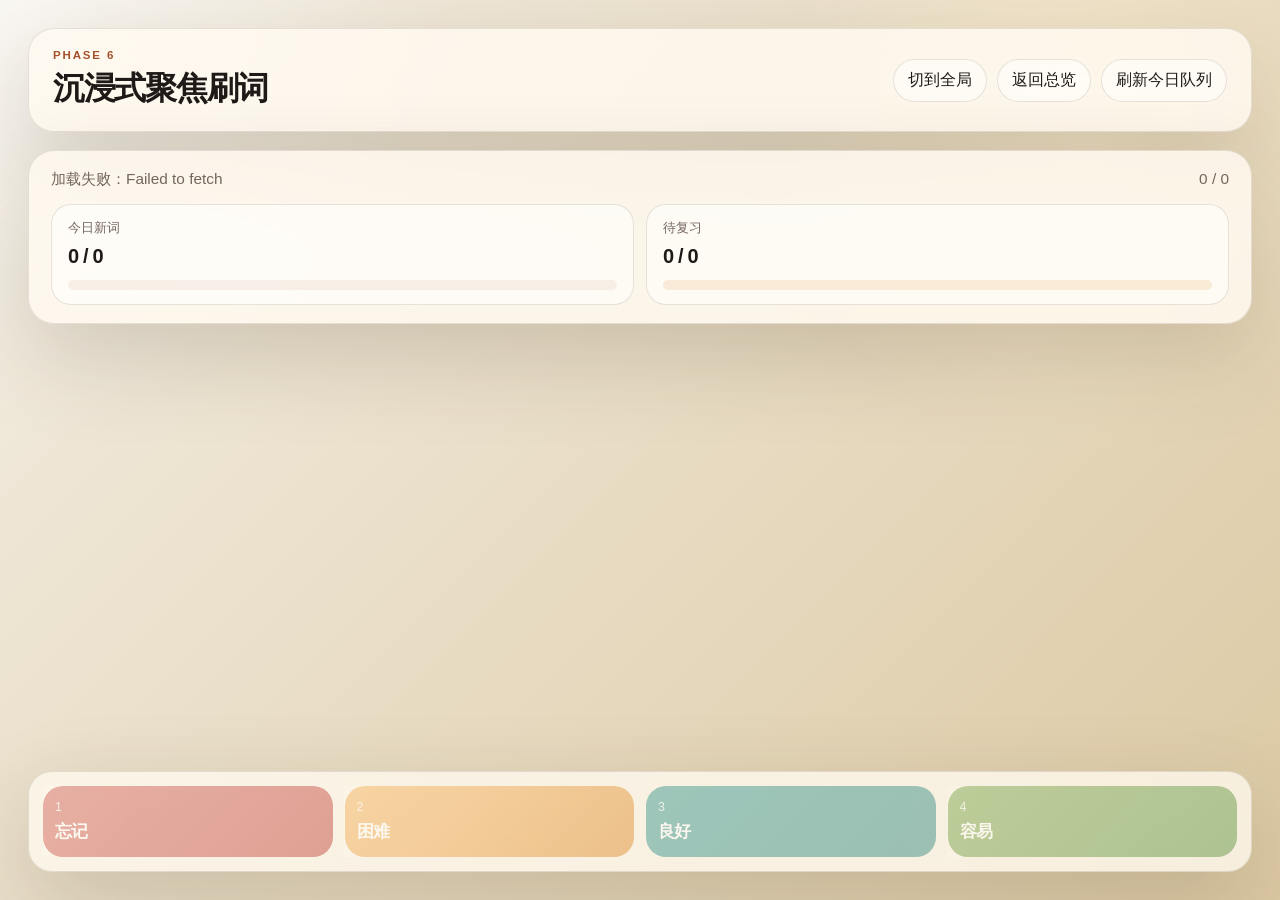
<file: frontend/focus.html>
<!DOCTYPE html>
<html lang="zh-CN">
<head>
  <meta charset="UTF-8" />
  <meta name="viewport" content="width=device-width, initial-scale=1.0" />
  <title>VocabOS Focus</title>
  <link rel="stylesheet" href="focus.css?v=20260519-fsrs5" />
</head>
<body>
  <div class="focus-app">
    <header class="focus-topbar">
      <div>
        <p class="eyebrow">Phase 6</p>
        <h1>沉浸式聚焦刷词</h1>
      </div>
      <div class="topbar-side">
        <div class="focus-modebar">
          <div id="currentUnitChip" class="mode-chip hidden"></div>
          <div id="topProgressChip" class="progress-chip hidden">
            <span id="topProgressLabel">总记忆进度</span>
            <strong id="topProgressText">0 / 0</strong>
            <div class="mini-meter"><i id="topProgressBar"></i></div>
          </div>
        </div>
        <div class="topbar-actions">
          <button id="scopeToggleBtn" class="ghost-btn" type="button">切到全局</button>
          <a class="ghost-link" href="index.html">返回总览</a>
          <button id="reloadBtn" class="ghost-btn" type="button">刷新今日队列</button>
        </div>
      </div>
    </header>

    <section class="progress-shell">
      <div class="progress-head">
        <div id="deckMeta" class="deck-meta">加载今日队列中...</div>
        <div id="deckStep" class="deck-step">0 / 0</div>
      </div>
      <div class="meter-grid">
        <div class="meter-card">
          <span>今日新词</span>
          <strong id="newProgress">0 / 0</strong>
          <div class="meter"><i id="newBar"></i></div>
        </div>
        <div class="meter-card">
          <span>待复习</span>
          <strong id="reviewProgress">0 / 0</strong>
          <div class="meter warm"><i id="reviewBar"></i></div>
        </div>
      </div>
    </section>

    <main class="focus-stage">
      <section id="emptyState" class="empty-state hidden">
        <p class="eyebrow">Complete</p>
        <h2>今天的学习队列已经清空</h2>
        <p>如果你刚做过新词首轮学习，等待短间隔后再刷新，系统会把需要回炉的词重新放回队列。</p>
      </section>

      <section id="focusCard" class="focus-card hidden" tabindex="0" aria-live="polite">
        <div class="card-face card-front">
          <div class="word-badge-row">
            <span id="queueKindBadge" class="queue-badge">NEW</span>
            <span id="unitBadge" class="unit-badge">Unit</span>
          </div>
          <div class="word-core">
            <p id="wordPhoneticFront" class="phonetic-front"></p>
            <h2 id="wordText">word</h2>
            <button id="speakBtn" class="speak-btn" type="button">播放发音</button>
          </div>
          <p class="flip-hint">点击空白处、按空格，或直接点底部评分都能翻牌</p>
        </div>

        <div class="card-face card-back">
          <div class="word-badge-row">
            <span id="queueKindBadgeBack" class="queue-badge">NEW</span>
            <span id="unitBadgeBack" class="unit-badge">Unit</span>
          </div>
          <div class="back-scroll">
            <h2 id="wordTextBack">word</h2>
            <p id="wordPhonetic" class="phonetic"></p>
            <p id="wordTranslation" class="translation"></p>
            <div id="definitionBlock" class="info-block hidden"></div>
            <div id="tatoebaBlock" class="info-block hidden"></div>
            <div id="aiBlock" class="info-block hidden"></div>
            <div id="defaultExampleBlock" class="info-block hidden"></div>
            <div id="customExamplesBlock" class="info-block hidden"></div>
            <div id="notesBlock" class="info-block hidden"></div>
          </div>
        </div>
      </section>
    </main>

    <footer class="rating-dock">
      <button data-rating="1" class="rating-btn rating-again" type="button">
        <span>1</span>
        <strong>忘记</strong>
      </button>
      <button data-rating="2" class="rating-btn rating-hard" type="button">
        <span>2</span>
        <strong>困难</strong>
      </button>
      <button data-rating="3" class="rating-btn rating-good" type="button">
        <span>3</span>
        <strong>良好</strong>
      </button>
      <button data-rating="4" class="rating-btn rating-easy" type="button">
        <span>4</span>
        <strong>容易</strong>
      </button>
    </footer>
  </div>

  <script src="focus.js?v=20260519-fsrs5"></script>
</body>
</html>
</file>
<file: frontend/focus.css>
:root {
  --bg-1: #f4efe5;
  --bg-2: #dcc9a3;
  --ink: #1f1a17;
  --muted: #74665d;
  --panel: rgba(255, 250, 240, 0.84);
  --panel-strong: rgba(255, 248, 235, 0.96);
  --line: rgba(84, 66, 53, 0.14);
  --shadow: 0 32px 90px rgba(60, 43, 24, 0.18);
  --accent: #a4512b;
  --accent-soft: rgba(164, 81, 43, 0.14);
  --warm: #d97706;
  --good: #0f766e;
  --easy: #3f7d20;
  --again: #b42318;
}

* { box-sizing: border-box; }
html, body { margin: 0; min-height: 100%; }
body {
  font-family: "Avenir Next", "PingFang SC", "Noto Sans SC", "Segoe UI", sans-serif;
  color: var(--ink);
  background:
    radial-gradient(circle at top left, rgba(255,255,255,.55), transparent 28%),
    radial-gradient(circle at 85% 15%, rgba(255,240,210,.6), transparent 24%),
    linear-gradient(135deg, var(--bg-1), var(--bg-2));
}

.focus-app {
  min-height: 100vh;
  padding: 28px;
  display: grid;
  grid-template-rows: auto auto 1fr auto;
  gap: 18px;
}

.focus-topbar, .progress-shell, .rating-dock, .focus-card, .empty-state {
  backdrop-filter: blur(18px);
}

.focus-topbar, .progress-shell, .empty-state {
  background: var(--panel);
  border: 1px solid var(--line);
  border-radius: 26px;
  box-shadow: var(--shadow);
}

.focus-topbar {
  display: flex;
  justify-content: space-between;
  align-items: center;
  padding: 20px 24px;
  gap: 16px;
}

.eyebrow {
  margin: 0 0 6px;
  color: var(--accent);
  letter-spacing: .16em;
  text-transform: uppercase;
  font-size: .72rem;
  font-weight: 800;
}

.focus-topbar h1, .empty-state h2 {
  margin: 0;
  font-family: "Iowan Old Style", "Georgia", serif;
  font-weight: 700;
  letter-spacing: -.04em;
}

.topbar-side {
  display: flex;
  align-items: center;
  flex-wrap: wrap;
  gap: 10px;
  justify-content: end;
}

.focus-modebar {
  display: flex;
  align-items: center;
  gap: 10px;
  flex-wrap: wrap;
}

.topbar-actions {
  display: flex;
  align-items: center;
  gap: 10px;
  flex-wrap: wrap;
}

.ghost-link, .ghost-btn {
  border: 1px solid var(--line);
  border-radius: 999px;
  background: rgba(255,255,255,.56);
  color: var(--ink);
  padding: 10px 14px;
  text-decoration: none;
  font: inherit;
  cursor: pointer;
}

.mode-chip,
.progress-chip {
  background: rgba(255,255,255,.62);
  border: 1px solid var(--line);
  border-radius: 18px;
  padding: 10px 14px;
}

.mode-chip {
  font-size: .95rem;
  color: var(--ink);
  white-space: nowrap;
}

.progress-chip {
  min-width: 260px;
}

.progress-chip span {
  display: inline;
  color: var(--muted);
  font-size: .8rem;
  margin-right: 8px;
}

.progress-chip strong {
  display: inline;
  font-size: 1rem;
  letter-spacing: -.03em;
}

.mini-meter {
  height: 8px;
  background: rgba(164, 81, 43, 0.08);
  border-radius: 999px;
  overflow: hidden;
  margin-top: 8px;
}

.mini-meter i {
  display: block;
  width: 0%;
  height: 100%;
  background: linear-gradient(90deg, #c05b1a, #8e2f18);
}

.progress-shell {
  padding: 18px 22px;
}

.progress-head {
  display: flex;
  justify-content: space-between;
  align-items: baseline;
  margin-bottom: 14px;
  gap: 12px;
}

.deck-meta, .deck-step {
  color: var(--muted);
  font-size: .96rem;
}

.meter-grid {
  display: grid;
  grid-template-columns: repeat(2, minmax(0, 1fr));
  gap: 12px;
}

.meter-card {
  background: rgba(255,255,255,.56);
  border: 1px solid var(--line);
  border-radius: 20px;
  padding: 14px 16px;
}

.meter-card span {
  display: block;
  color: var(--muted);
  font-size: .84rem;
  margin-bottom: 8px;
}

.meter-card strong {
  display: block;
  font-size: 1.25rem;
  letter-spacing: -.04em;
}

.meter {
  height: 10px;
  background: rgba(164, 81, 43, 0.08);
  border-radius: 999px;
  overflow: hidden;
  margin-top: 12px;
}

.meter.warm {
  background: rgba(217, 119, 6, 0.12);
}

.meter i {
  display: block;
  width: 0%;
  height: 100%;
  border-radius: inherit;
  background: linear-gradient(90deg, #c05b1a, #8e2f18);
  transition: width .24s ease;
}

.meter.warm i {
  background: linear-gradient(90deg, #d97706, #b45309);
}

.focus-stage {
  display: grid;
  place-items: center;
  min-height: 0;
  perspective: 1400px;
}

.focus-card, .empty-state {
  width: min(920px, 100%);
}

.empty-state {
  padding: 38px;
  text-align: center;
}

.empty-state p:last-child {
  color: var(--muted);
  max-width: 620px;
  margin: 12px auto 0;
  line-height: 1.7;
}

.focus-card {
  position: relative;
  min-height: 62vh;
  background: var(--panel-strong);
  border: 1px solid var(--line);
  border-radius: 34px;
  box-shadow: var(--shadow);
  overflow: hidden;
  transition: box-shadow .24s ease, opacity .2s ease;
}

.card-face {
  position: absolute;
  inset: 0;
  padding: 26px 30px;
  display: flex;
  flex-direction: column;
}

.card-front {
  justify-content: space-between;
}

.card-back {
  display: none;
  background:
    linear-gradient(180deg, rgba(255,255,255,.62), rgba(255,248,235,.95)),
    repeating-linear-gradient(180deg, transparent 0 34px, rgba(116,102,93,.06) 34px 35px);
}

.focus-card.is-revealed .card-front {
  display: none;
}

.focus-card.is-revealed .card-back {
  display: flex;
}

.back-scroll {
  overflow: auto;
  min-height: 0;
  padding-right: 6px;
}

.word-badge-row {
  display: flex;
  justify-content: space-between;
  align-items: center;
}

.queue-badge, .unit-badge {
  border-radius: 999px;
  padding: 7px 12px;
  font-size: .76rem;
  font-weight: 800;
  letter-spacing: .08em;
}

.queue-badge {
  background: var(--accent-soft);
  color: var(--accent);
}

.unit-badge {
  background: rgba(255,255,255,.65);
  border: 1px solid var(--line);
}

.word-core {
  display: grid;
  place-items: center;
  text-align: center;
  gap: 14px;
  padding: 20px 0;
}

.phonetic-front, .phonetic {
  margin: 0;
  color: var(--accent);
  font-family: "Iowan Old Style", "Georgia", serif;
  font-size: 1.08rem;
}

#wordText, #wordTextBack {
  margin: 0;
  font-family: "Iowan Old Style", "Georgia", serif;
  font-size: clamp(3rem, 8vw, 5.5rem);
  line-height: .95;
  letter-spacing: -.06em;
}

.speak-btn {
  border: 0;
  border-radius: 999px;
  background: linear-gradient(135deg, #202020, #513220);
  color: #fff;
  padding: 12px 18px;
  cursor: pointer;
  font: inherit;
}

.flip-hint {
  margin: 0;
  text-align: center;
  color: var(--muted);
}

.translation {
  margin: 12px 0 14px;
  font-size: clamp(1.2rem, 3vw, 1.8rem);
  line-height: 1.45;
}

.info-block {
  margin-top: 12px;
  padding: 14px 16px;
  border-radius: 18px;
  background: rgba(255,255,255,.72);
  border: 1px solid var(--line);
}

.info-block h3 {
  margin: 0 0 8px;
  font-size: .82rem;
  letter-spacing: .12em;
  text-transform: uppercase;
  color: var(--muted);
}

.info-block p {
  margin: 0;
  line-height: 1.72;
}

.info-block p + p {
  margin-top: 8px;
  color: var(--muted);
}

.info-head {
  display: flex;
  justify-content: space-between;
  align-items: center;
  gap: 8px;
  margin-bottom: 8px;
}

.mini-actions {
  display: flex;
  gap: 6px;
  flex-wrap: wrap;
}

.mini-btn {
  border: 1px solid var(--line);
  background: rgba(255,255,255,.72);
  color: var(--ink);
  border-radius: 999px;
  padding: 6px 10px;
  font: inherit;
  cursor: pointer;
}

.list-stack {
  display: grid;
  gap: 10px;
}

.stack-row {
  border-top: 1px dashed var(--line);
  padding-top: 10px;
}

.stack-row:first-child {
  border-top: 0;
  padding-top: 0;
}

.stack-row p {
  margin: 0;
}

.stack-row p + p {
  margin-top: 6px;
}

.stack-actions {
  display: flex;
  gap: 6px;
  flex-wrap: wrap;
  margin-top: 8px;
}

.note-editor {
  width: 100%;
  min-height: 78px;
  resize: vertical;
  border-radius: 14px;
  border: 1px solid var(--line);
  background: rgba(255,255,255,.76);
  color: var(--ink);
  padding: 10px 12px;
  font: inherit;
  margin-top: 8px;
}

.rating-dock {
  display: grid;
  grid-template-columns: repeat(4, minmax(0, 1fr));
  gap: 12px;
  padding: 14px;
  background: rgba(255, 250, 240, 0.76);
  border: 1px solid var(--line);
  border-radius: 24px;
  box-shadow: var(--shadow);
}

.rating-btn {
  border: 0;
  border-radius: 20px;
  padding: 14px 12px;
  cursor: pointer;
  color: #fff;
  text-align: left;
  transition: transform .15s ease, opacity .15s ease;
}

.rating-btn:disabled {
  opacity: .4;
  cursor: not-allowed;
}

.rating-btn:hover:not(:disabled) {
  transform: translateY(-2px);
}

.rating-btn span, .rating-btn strong {
  display: block;
}

.rating-btn span {
  font-size: .78rem;
  opacity: .86;
  margin-bottom: 6px;
}

.rating-btn strong {
  font-size: 1.05rem;
  letter-spacing: -.03em;
}

.rating-again { background: linear-gradient(135deg, #cb493f, var(--again)); }
.rating-hard { background: linear-gradient(135deg, #f3a742, var(--warm)); }
.rating-good { background: linear-gradient(135deg, #17857c, var(--good)); }
.rating-easy { background: linear-gradient(135deg, #659a2f, var(--easy)); }

.hidden { display: none !important; }

@media (max-width: 900px) {
  .focus-app { padding: 14px; }
  .focus-topbar, .progress-head { display: grid; }
  .topbar-side, .focus-modebar, .topbar-actions { justify-items: stretch; justify-content: stretch; }
  .topbar-actions, .meter-grid, .rating-dock { grid-template-columns: 1fr 1fr; }
  .topbar-actions { display: grid; }
  .focus-card { min-height: 56vh; }
}

@media (max-width: 680px) {
  .meter-grid, .rating-dock { grid-template-columns: 1fr; }
  .card-face { padding: 18px; }
  #wordText, #wordTextBack { font-size: 2.6rem; }
}
</file>
<file: frontend/focus_detail.css>
.detail-app {
  grid-template-rows: auto auto 1fr auto;
}

.detail-stage {
  display: grid;
  place-items: start center;
}

.detail-card {
  width: min(920px, 100%);
  background: var(--panel-strong);
  border: 1px solid var(--line);
  border-radius: 34px;
  box-shadow: var(--shadow);
  padding: 26px 30px 30px;
}

.detail-word-head {
  display: flex;
  justify-content: space-between;
  align-items: start;
  gap: 20px;
  margin: 22px 0 10px;
}

.detail-word-head h2 {
  margin: 0;
  font-family: "Iowan Old Style", "Georgia", serif;
  font-size: clamp(2.5rem, 7vw, 4.4rem);
  line-height: .96;
  letter-spacing: -.05em;
}

.detail-dock {
  grid-template-columns: repeat(3, minmax(0, 1fr));
}

.detail-nav-btn {
  background: linear-gradient(135deg, #5b5448, #2f2a24);
}

@media (max-width: 680px) {
  .detail-word-head {
    display: grid;
  }

  .detail-card {
    padding: 18px;
  }
}
</file>
